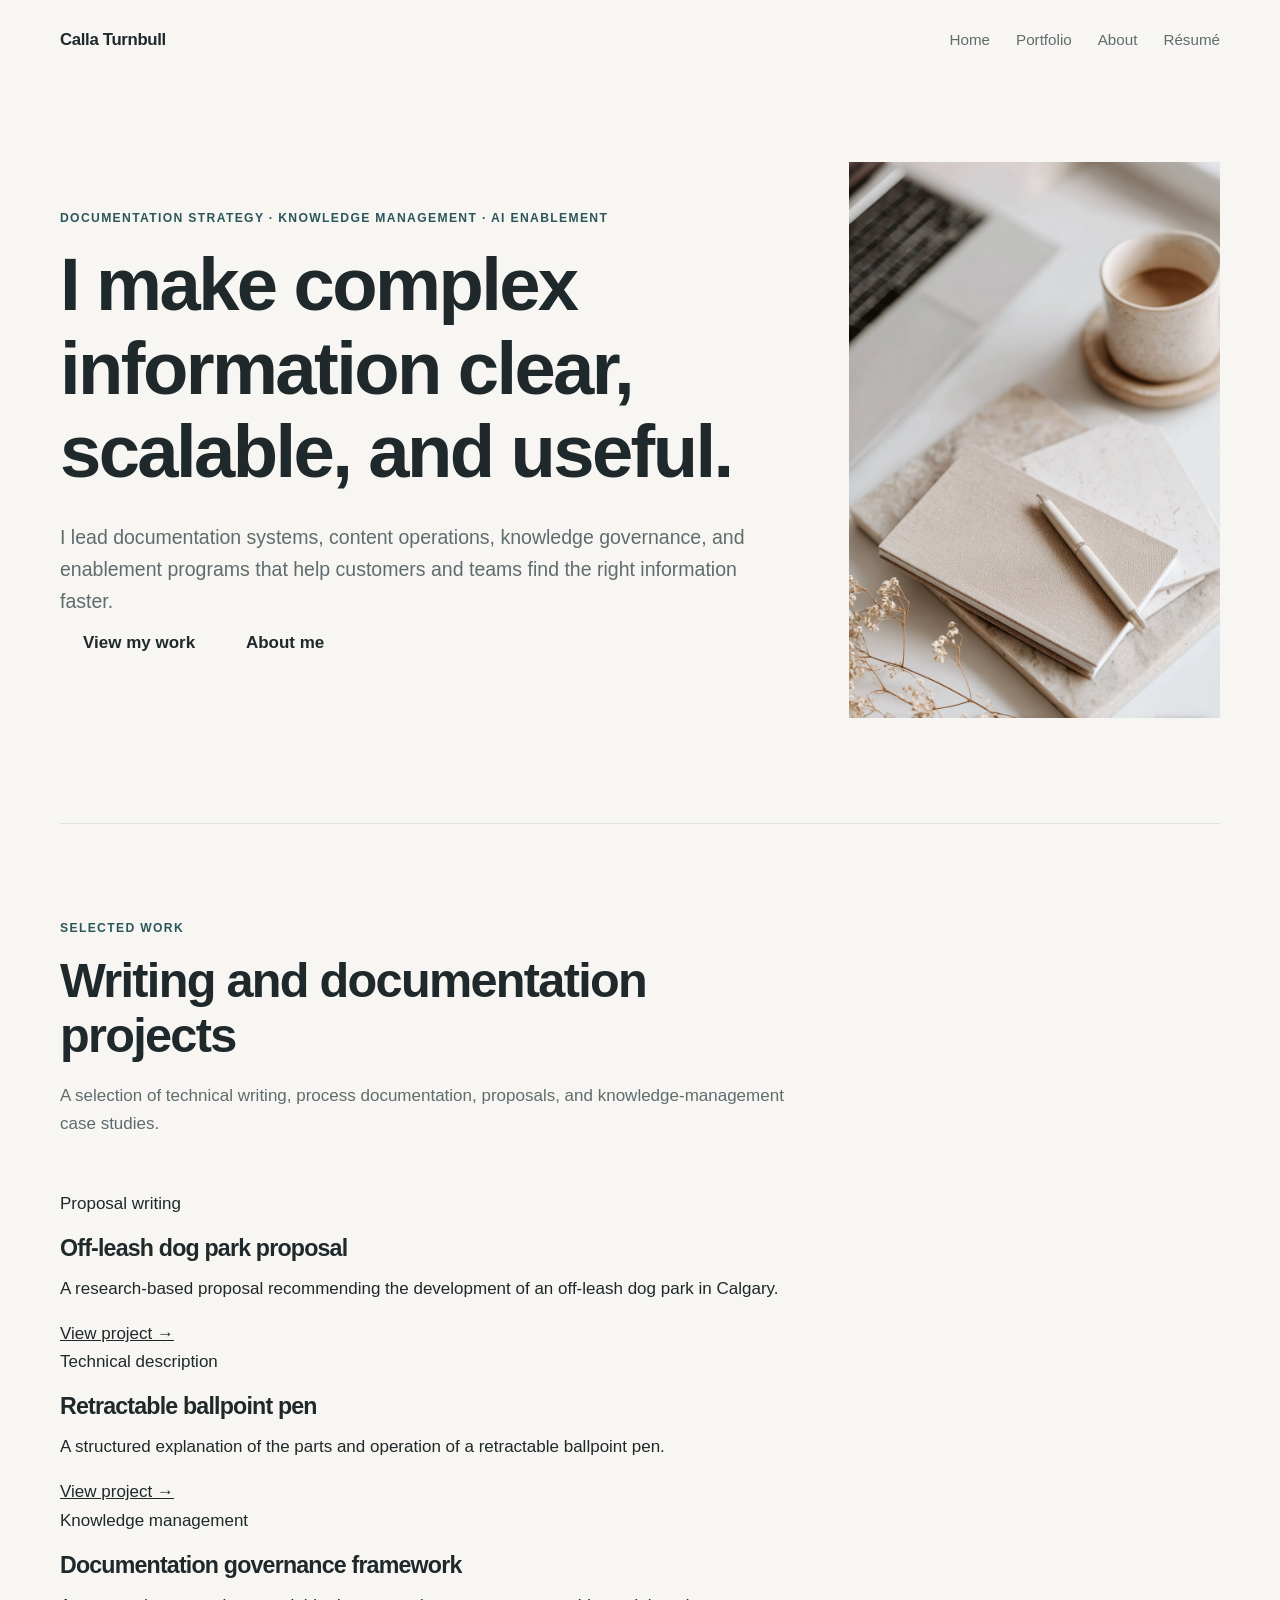
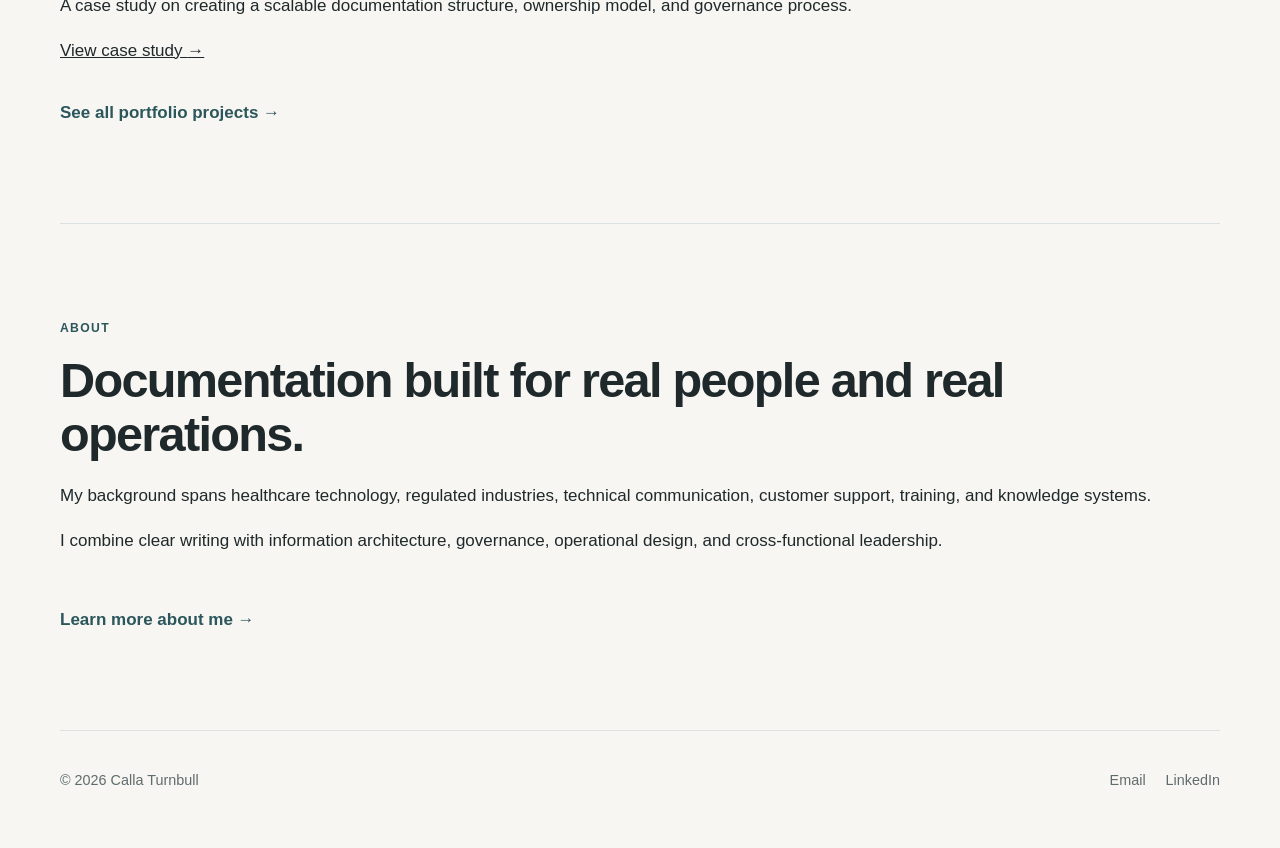
<file: index.html>
<!DOCTYPE html>
<html lang="en">
<head>
  <meta charset="UTF-8">

  <meta
    name="viewport"
    content="width=device-width, initial-scale=1.0"
  >

  <meta
    name="description"
    content="The portfolio of Calla Turnbull, a documentation strategy and knowledge management leader."
  >

  <title>Calla Turnbull | Documentation Strategy & Knowledge Management</title>

  <link rel="stylesheet" href="style.css">
</head>

<body>
  <header class="site-header">
    <a class="site-name" href="index.html">Calla Turnbull</a>

    <nav class="site-nav" aria-label="Main navigation">
      <a href="index.html">Home</a>
      <a href="portfolio.html">Portfolio</a>
      <a href="about.html">About</a>
      <a href="resume.html">Résumé</a>
    </nav>
  </header>

  <main>
    <section class="hero">
      <div class="hero-content">
        <p class="eyebrow">
          Documentation strategy · Knowledge management · AI enablement
        </p>

        <h1>I make complex information clear, scalable, and useful.</h1>

        <p class="hero-summary">
          I lead documentation systems, content operations, knowledge
          governance, and enablement programs that help customers and teams
          find the right information faster.
        </p>

        <div class="button-group">
          <a class="button button-primary" href="portfolio.html">
            View my work
          </a>

          <a class="button button-secondary" href="about.html">
            About me
          </a>
        </div>
      </div>

      <div class="hero-image">
        <img
          src="assets/images/profile.jpg"
          alt="Portrait of Calla Turnbull"
        >
      </div>
    </section>

    <section class="section">
      <div class="section-heading">
        <p class="eyebrow">Selected work</p>
        <h2>Writing and documentation projects</h2>

        <p>
          A selection of technical writing, process documentation, proposals,
          and knowledge-management case studies.
        </p>
      </div>

      <div class="project-grid">
        <article class="project-card">
          <div class="project-card-content">
            <p class="project-type">Proposal writing</p>

            <h3>Off-leash dog park proposal</h3>

            <p>
              A research-based proposal recommending the development of an
              off-leash dog park in Calgary.
            </p>

            <a href="projects/dog-park-proposal.html">
              View project <span aria-hidden="true">→</span>
            </a>
          </div>
        </article>

        <article class="project-card">
          <div class="project-card-content">
            <p class="project-type">Technical description</p>

            <h3>Retractable ballpoint pen</h3>

            <p>
              A structured explanation of the parts and operation of a
              retractable ballpoint pen.
            </p>

            <a href="projects/ballpoint-pen.html">
              View project <span aria-hidden="true">→</span>
            </a>
          </div>
        </article>

        <article class="project-card project-card-featured">
          <div class="project-card-content">
            <p class="project-type">Knowledge management</p>

            <h3>Documentation governance framework</h3>

            <p>
              A case study on creating a scalable documentation structure,
              ownership model, and governance process.
            </p>

            <a href="projects/knowledge-governance.html">
              View case study <span aria-hidden="true">→</span>
            </a>
          </div>
        </article>
      </div>

      <div class="section-action">
        <a class="text-link" href="portfolio.html">
          See all portfolio projects <span aria-hidden="true">→</span>
        </a>
      </div>
    </section>

    <section class="section about-preview">
      <div>
        <p class="eyebrow">About</p>

        <h2>Documentation built for real people and real operations.</h2>
      </div>

      <div>
        <p>
          My background spans healthcare technology, regulated industries,
          technical communication, customer support, training, and knowledge
          systems.
        </p>

        <p>
          I combine clear writing with information architecture, governance,
          operational design, and cross-functional leadership.
        </p>

        <a class="text-link" href="about.html">
          Learn more about me <span aria-hidden="true">→</span>
        </a>
      </div>
    </section>
  </main>

  <footer class="site-footer">
    <p>© 2026 Calla Turnbull</p>

    <div class="footer-links">
      <a href="mailto:callaturnbull@gmail.com">Email</a>
      <a href="https://www.linkedin.com/in/calla-turnbull-42857639/">LinkedIn</a>
    </div>
  </footer>
</body>
</html>
</file>
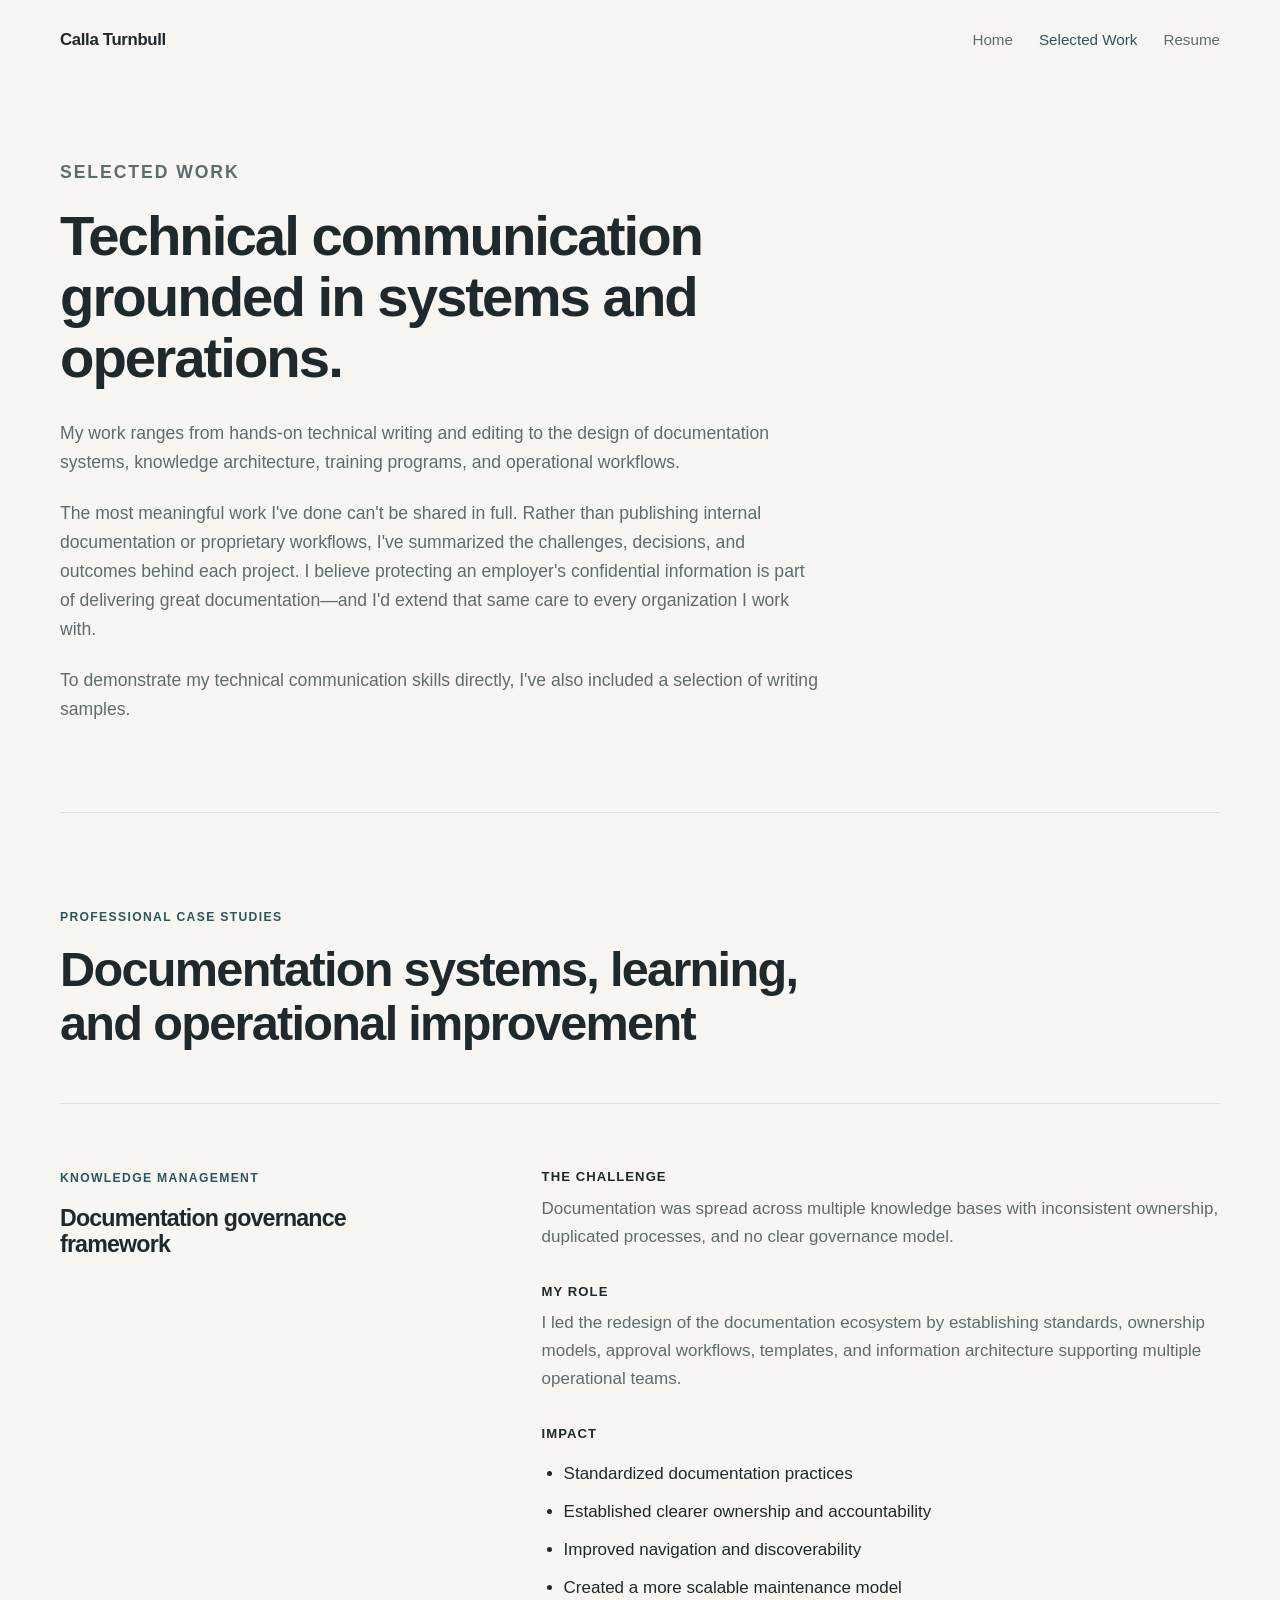
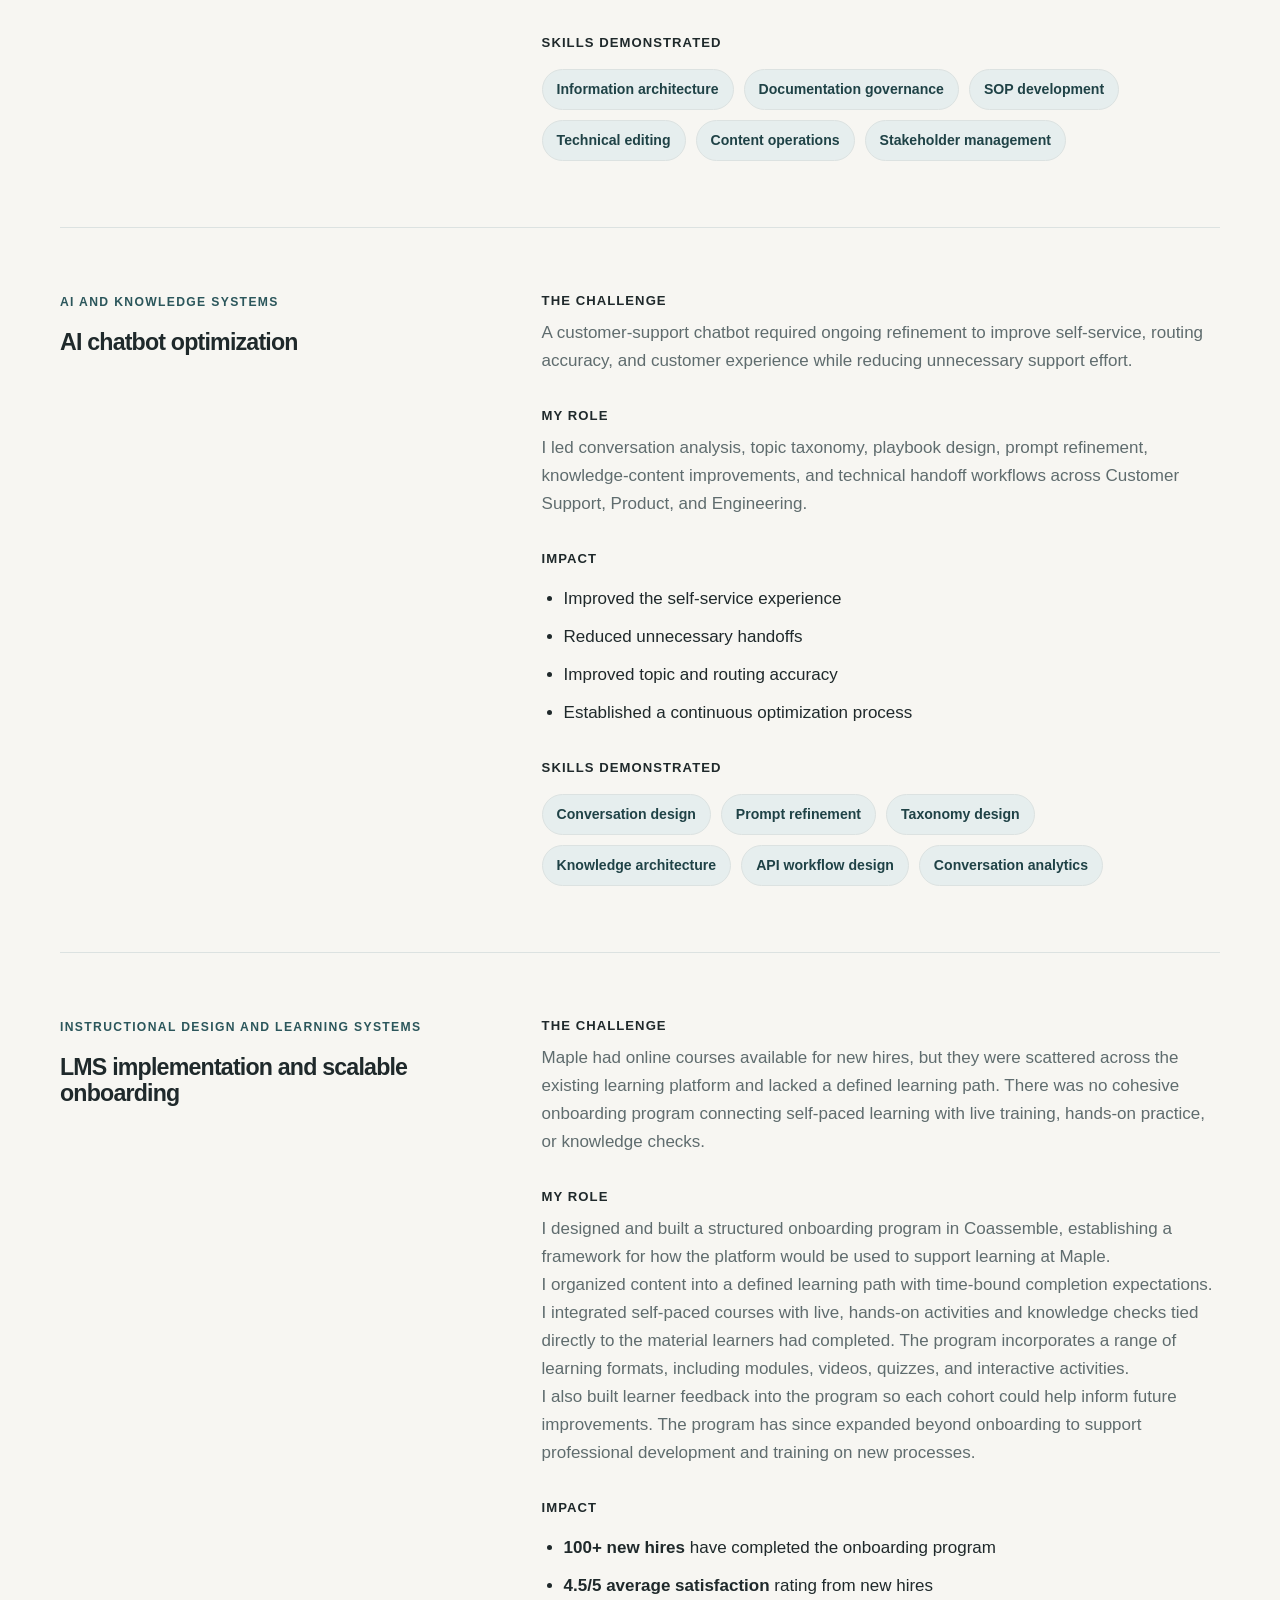
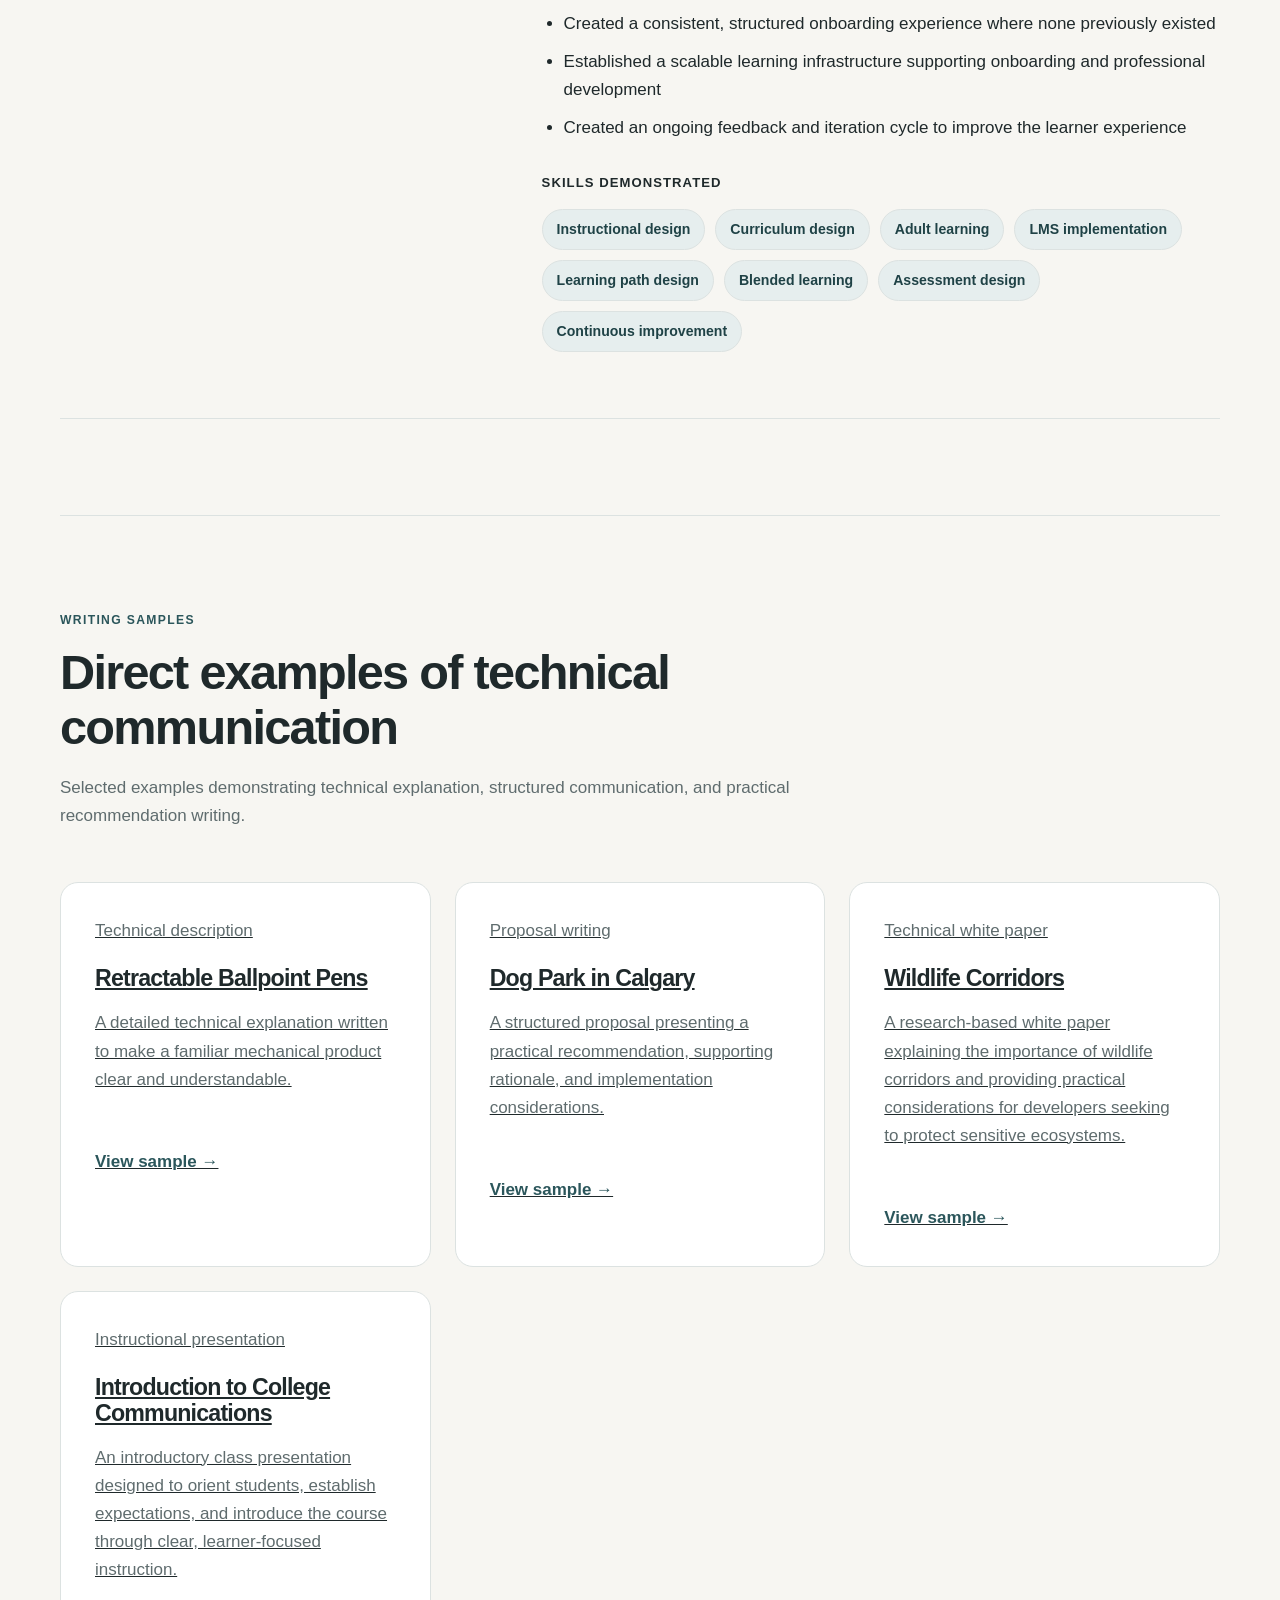
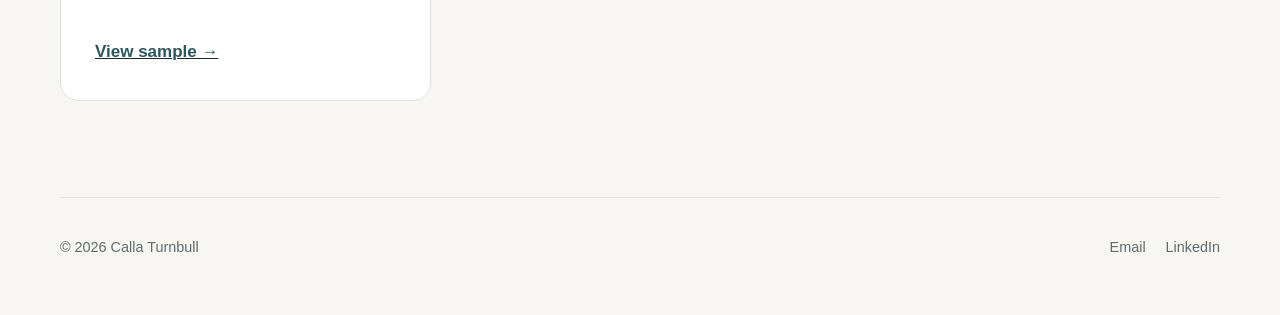
<file: work.html>
<!DOCTYPE html>
<html lang="en">
<head>
  <meta charset="UTF-8">

  <meta
    name="viewport"
    content="width=device-width, initial-scale=1.0"
  >

  <meta
    name="description"
    content="Selected documentation strategy, technical communication, knowledge management, instructional design, and operational improvement work by Calla Turnbull."
  >

  <title>Selected Work | Calla Turnbull</title>

  <link rel="stylesheet" href="style.css">
</head>

<body>

  <header class="site-header">

    <a class="site-name" href="index.html">
      Calla Turnbull
    </a>

    <nav class="site-nav" aria-label="Main navigation">
      <a href="index.html">Home</a>
      <a class="active" href="work.html">Selected Work</a>
      <a href="resume.html">Resume</a>
    </nav>

  </header>

  <main>

    <section class="page-intro">

      <p class="eyebrow">
        Selected work
      </p>

      <h1>
        Technical communication grounded in systems and operations.
      </h1>

      <p>
        My work ranges from hands-on technical writing and editing to the
        design of documentation systems, knowledge architecture, training
        programs, and operational workflows.
      </p>

      <p>
        The most meaningful work I've done can't be shared in full. Rather
        than publishing internal documentation or proprietary workflows,
        I've summarized the challenges, decisions, and outcomes behind each
        project. I believe protecting an employer's confidential information
        is part of delivering great documentation—and I'd extend that same
        care to every organization I work with.
      </p>

      <p>
        To demonstrate my technical communication skills directly, I've also
        included a selection of writing samples.
      </p>

    </section>


    <section class="section">

      <div class="section-heading">

        <p class="eyebrow">
          Professional case studies
        </p>

        <h2>
          Documentation systems, learning, and operational improvement
        </h2>

      </div>


      <div class="case-study-list">

        <article class="case-study">

          <div class="case-study-title">

            <p class="project-label">
              Knowledge management
            </p>

            <h3>
              Documentation governance framework
            </h3>

          </div>

          <div class="case-study-body">

            <h4>The challenge</h4>

            <p>
              Documentation was spread across multiple knowledge bases with
              inconsistent ownership, duplicated processes, and no clear
              governance model.
            </p>

            <h4>My role</h4>

            <p>
              I led the redesign of the documentation ecosystem by establishing
              standards, ownership models, approval workflows, templates, and
              information architecture supporting multiple operational teams.
            </p>

            <h4>Impact</h4>

            <ul>
              <li>Standardized documentation practices</li>
              <li>Established clearer ownership and accountability</li>
              <li>Improved navigation and discoverability</li>
              <li>Created a more scalable maintenance model</li>
            </ul>

            <h4>Skills demonstrated</h4>

            <div class="skill-tags">
              <span>Information architecture</span>
              <span>Documentation governance</span>
              <span>SOP development</span>
              <span>Technical editing</span>
              <span>Content operations</span>
              <span>Stakeholder management</span>
            </div>

          </div>

        </article>


        <article class="case-study">

          <div class="case-study-title">

            <p class="project-label">
              AI and knowledge systems
            </p>

            <h3>
              AI chatbot optimization
            </h3>

          </div>

          <div class="case-study-body">

            <h4>The challenge</h4>

            <p>
              A customer-support chatbot required ongoing refinement to improve
              self-service, routing accuracy, and customer experience while
              reducing unnecessary support effort.
            </p>

            <h4>My role</h4>

            <p>
              I led conversation analysis, topic taxonomy, playbook design,
              prompt refinement, knowledge-content improvements, and technical
              handoff workflows across Customer Support, Product, and Engineering.
            </p>

            <h4>Impact</h4>

            <ul>
              <li>Improved the self-service experience</li>
              <li>Reduced unnecessary handoffs</li>
              <li>Improved topic and routing accuracy</li>
              <li>Established a continuous optimization process</li>
            </ul>

            <h4>Skills demonstrated</h4>

            <div class="skill-tags">
              <span>Conversation design</span>
              <span>Prompt refinement</span>
              <span>Taxonomy design</span>
              <span>Knowledge architecture</span>
              <span>API workflow design</span>
              <span>Conversation analytics</span>
            </div>

          </div>

        </article>


        <article class="case-study">

          <div class="case-study-title">

            <p class="project-label">
              Instructional design and learning systems
            </p>

            <h3>
              LMS implementation and scalable onboarding
            </h3>

          </div>

          <div class="case-study-body">

            <h4>The challenge</h4>

            <p>
              Maple had online courses available for new hires, but they were
              scattered across the existing learning platform and lacked a
              defined learning path. There was no cohesive onboarding program
              connecting self-paced learning with live training, hands-on
              practice, or knowledge checks.
            </p>

            <h4>My role</h4>

            <p>
              I designed and built a structured onboarding program in
              Coassemble, establishing a framework for how the platform would
              be used to support learning at Maple.
            </p>

            <p>
              I organized content into a defined learning path with time-bound
              completion expectations. I integrated self-paced courses with
              live, hands-on activities and knowledge checks tied directly to
              the material learners had completed. The program incorporates a
              range of learning formats, including modules, videos, quizzes,
              and interactive activities.
            </p>

            <p>
              I also built learner feedback into the program so each cohort
              could help inform future improvements. The program has since
              expanded beyond onboarding to support professional development
              and training on new processes.
            </p>

            <h4>Impact</h4>

            <ul>
              <li><strong>100+ new hires</strong> have completed the onboarding program</li>
              <li><strong>4.5/5 average satisfaction</strong> rating from new hires</li>
              <li>Created a consistent, structured onboarding experience where none previously existed</li>
              <li>Established a scalable learning infrastructure supporting onboarding and professional development</li>
              <li>Created an ongoing feedback and iteration cycle to improve the learner experience</li>
            </ul>

            <h4>Skills demonstrated</h4>

            <div class="skill-tags">
              <span>Instructional design</span>
              <span>Curriculum design</span>
              <span>Adult learning</span>
              <span>LMS implementation</span>
              <span>Learning path design</span>
              <span>Blended learning</span>
              <span>Assessment design</span>
              <span>Continuous improvement</span>
            </div>

          </div>

        </article>

      </div>

    </section>


    <section class="section">

      <div class="section-heading">

        <p class="eyebrow">
          Writing samples
        </p>

        <h2>
          Direct examples of technical communication
        </h2>

        <p>
          Selected examples demonstrating technical explanation,
          structured communication, and practical recommendation writing.
        </p>

      </div>


      <div class="sample-grid">

  <a class="sample-card"
     href="assets/documents/Technical%20Description%20-%20Retractable%20Ballpoint%20Pens.pdf"
     target="_blank">

    <p class="sample-type">Technical description</p>

    <h3>Retractable Ballpoint Pens</h3>

    <p>
      A detailed technical explanation written to make a familiar
      mechanical product clear and understandable.
    </p>

    <span class="text-link">View sample →</span>

  </a>


  <a class="sample-card"
     href="assets/documents/Proposal%20-%20Dog%20Park%20in%20Calgary.pdf"
     target="_blank">

    <p class="sample-type">Proposal writing</p>

    <h3>Dog Park in Calgary</h3>

    <p>
      A structured proposal presenting a practical recommendation,
      supporting rationale, and implementation considerations.
    </p>

    <span class="text-link">View sample →</span>

  </a>


  <a class="sample-card"
     href="assets/documents/White%20paper%20-%20Wildlife%20Corridors.pdf"
     target="_blank">

    <p class="sample-type">Technical white paper</p>

    <h3>Wildlife Corridors</h3>

    <p>
      A research-based white paper explaining the importance of wildlife
      corridors and providing practical considerations for developers
      seeking to protect sensitive ecosystems.
    </p>

    <span class="text-link">View sample →</span>

  </a>


  <a class="sample-card"
     href="assets/documents/College%20course%20-%20first%20class%20presentation.pptx.pdf"
     target="_blank">

    <p class="sample-type">Instructional presentation</p>

    <h3>Introduction to College Communications</h3>

    <p>
      An introductory class presentation designed to orient students,
      establish expectations, and introduce the course through clear,
      learner-focused instruction.
    </p>

    <span class="text-link">View sample →</span>

  </a>

</div>

    </section>

  </main>


  <footer class="site-footer">

    <p>
      © 2026 Calla Turnbull
    </p>

    <div class="footer-links">

      <a href="mailto:callaturnbull@gmail.com">
        Email
      </a>

      <a href="https://www.linkedin.com/in/calla-turnbull-42857639/">
        LinkedIn
      </a>

    </div>

  </footer>

</body>
</html>
</file>
<file: style.css>
:root {
  --background: #f7f6f2;
  --surface: #ffffff;
  --text: #1f292b;
  --muted: #5f6c6e;
  --accent: #2b565b;
  --accent-dark: #1f4246;
  --accent-soft: #e6eeee;
  --border: #dce2e1;
  --shadow: 0 18px 50px rgba(31, 41, 43, 0.08);
  --max-width: 1160px;
}

* {
  box-sizing: border-box;
}

html {
  scroll-behavior: smooth;
}

body {
  margin: 0;
  background: var(--background);
  color: var(--text);
  font-family: Inter, -apple-system, BlinkMacSystemFont, "Segoe UI", sans-serif;
  font-size: 17px;
  line-height: 1.65;
}

a {
  color: inherit;
}

img {
  display: block;
  max-width: 100%;
}

/* --------------------------------------------------
   SHARED LAYOUT
-------------------------------------------------- */

.site-header,
main,
.site-footer {
  width: min(calc(100% - 40px), var(--max-width));
  margin: 0 auto;
}

.site-header {
  display: flex;
  align-items: center;
  justify-content: space-between;
  padding: 26px 0;
}

.site-name {
  font-size: 1.05rem;
  font-weight: 750;
  letter-spacing: -0.02em;
  text-decoration: none;
}

.site-nav {
  display: flex;
  gap: 26px;
}

.site-nav a {
  color: var(--muted);
  font-size: 0.95rem;
  text-decoration: none;
}

.site-nav a:hover,
.site-nav a:focus-visible,
.site-nav a.active {
  color: var(--accent);
}

.eyebrow,
.project-label,
.visual-label {
  margin: 0 0 16px;
  color: var(--accent);
  font-size: 0.76rem;
  font-weight: 750;
  letter-spacing: 0.11em;
  line-height: 1.4;
  text-transform: uppercase;
}

h1,
h2,
h3,
h4 {
  margin-top: 0;
  color: var(--text);
  line-height: 1.12;
  letter-spacing: -0.035em;
}

h1 {
  margin-bottom: 28px;
  font-size: clamp(3rem, 6vw, 5.2rem);
  font-weight: 680;
}

h2 {
  margin-bottom: 20px;
  font-size: clamp(2rem, 3.8vw, 3.25rem);
  font-weight: 650;
}

h3 {
  margin-bottom: 14px;
  font-size: 1.45rem;
}

p {
  margin-top: 0;
}

.button-row {
  display: flex;
  flex-wrap: wrap;
  gap: 14px;
  margin-top: 36px;
}

.button {
  display: inline-flex;
  align-items: center;
  justify-content: center;
  min-height: 50px;
  padding: 11px 22px;
  border: 1px solid transparent;
  border-radius: 999px;
  font-weight: 700;
  text-decoration: none;
  transition:
    transform 160ms ease,
    background-color 160ms ease,
    border-color 160ms ease;
}

.button:hover,
.button:focus-visible {
  transform: translateY(-2px);
}

.button.primary {
  background: var(--accent);
  color: #ffffff;
}

.button.primary:hover,
.button.primary:focus-visible {
  background: var(--accent-dark);
}

.button.secondary {
  border-color: var(--border);
  background: transparent;
}

.button.secondary:hover,
.button.secondary:focus-visible {
  border-color: var(--accent);
}

.section {
  padding: 96px 0;
  border-top: 1px solid var(--border);
}

.section-heading {
  max-width: 760px;
  margin-bottom: 52px;
}

.section-heading > p:last-child {
  color: var(--muted);
}

.text-link {
  display: inline-block;
  margin-top: 34px;
  color: var(--accent);
  font-weight: 700;
  text-decoration: none;
}

.text-link:hover,
.text-link:focus-visible {
  text-decoration: underline;
  text-underline-offset: 5px;
}

/* --------------------------------------------------
   HOMEPAGE
-------------------------------------------------- */

.hero {
  display: grid;
  grid-template-columns: minmax(0, 1.3fr) minmax(300px, 0.7fr);
  align-items: center;
  gap: clamp(45px, 8vw, 100px);
  padding: 82px 0 105px;
}

.hero h1 {
  max-width: 760px;
  font-size: clamp(3rem, 5.8vw, 5rem);
}

.hero-summary {
  max-width: 720px;
  margin: 0;
  color: var(--muted);
  font-size: clamp(1.08rem, 2vw, 1.22rem);
}

.hero-visual {
  display: flex;
  justify-content: center;
}

.visual-card {
  width: 100%;
  padding: 34px;
  border: 1px solid var(--border);
  border-radius: 22px;
  background:
    linear-gradient(
      145deg,
      rgba(230, 238, 238, 0.9),
      rgba(255, 255, 255, 0.95)
    );
  box-shadow: var(--shadow);
}

.visual-card ul {
  margin: 0;
  padding: 0;
  list-style: none;
}

.visual-card li {
  padding: 15px 0;
  border-bottom: 1px solid var(--border);
  font-weight: 650;
}

.visual-card li:last-child {
  border-bottom: 0;
}

.expertise-grid,
.work-preview-grid {
  display: grid;
  grid-template-columns: repeat(3, minmax(0, 1fr));
  gap: 20px;
}

.expertise-card,
.work-preview-card {
  padding: 30px;
  border: 1px solid var(--border);
  border-radius: 18px;
  background: var(--surface);
}

.expertise-card {
  min-height: 250px;
}

.work-preview-card {
  min-height: 285px;
}

.expertise-card p,
.work-preview-card p {
  color: var(--muted);
}

/* --------------------------------------------------
   SELECTED WORK PAGE
-------------------------------------------------- */

.page-intro {
  max-width: 900px;
  padding: 80px 0 88px;
}

.page-intro h1 {
  max-width: 820px;
  margin-bottom: 30px;
  font-size: clamp(2.45rem, 4.4vw, 4.1rem);
  line-height: 1.08;
}

.page-intro > p {
  max-width: 760px;
  margin: 0 0 22px;
  color: var(--muted);
  font-size: 1.1rem;
}

.page-intro > p:last-child {
  margin-bottom: 0;
}

.case-study-list {
  border-top: 1px solid var(--border);
}

.case-study {
  display: grid;
  grid-template-columns: 0.72fr 1.28fr;
  gap: clamp(40px, 8vw, 100px);
  padding: 66px 0;
  border-bottom: 1px solid var(--border);
}

.case-study-title {
  position: sticky;
  top: 32px;
  align-self: start;
}

.case-study .project-label {
  margin-bottom: 18px;
}

.case-study-title h3 {
  margin-bottom: 0;
}

.case-study-body h4 {
  margin: 34px 0 10px;
  font-size: 0.82rem;
  letter-spacing: 0.08em;
  text-transform: uppercase;
}

.case-study-body h4:first-child {
  margin-top: 0;
}

.case-study-body p {
  margin: 0;
  color: var(--muted);
}

.case-study-body ul {
  margin: 18px 0 0;
  padding-left: 22px;
}

.case-study-body li {
  margin-bottom: 10px;
}

.skill-tags {
  display: flex;
  flex-wrap: wrap;
  gap: 10px;
  margin-top: 18px;
}

.skill-tags span {
  padding: 8px 14px;
  border: 1px solid var(--border);
  border-radius: 999px;
  background: var(--accent-soft);
  color: var(--accent-dark);
  font-size: 0.88rem;
  font-weight: 650;
}

.sample-grid {
  display: grid;
  grid-template-columns: repeat(3, minmax(0, 1fr));
  gap: 24px;
}

.sample-card {
  display: flex;
  flex-direction: column;
  min-height: 340px;
  padding: 34px;
  border: 1px solid var(--border);
  border-radius: 18px;
  background: var(--surface);
}

.sample-card .project-label {
  margin: 0 0 18px;
}

.sample-card h3 {
  margin-bottom: 18px;
}

.sample-card > p {
  margin: 0 0 20px;
  color: var(--muted);
}

.sample-card .sample-skills {
  margin-bottom: 28px;
  font-size: 0.9rem;
}

.sample-card a {
  margin-top: auto;
  color: var(--accent);
  font-weight: 700;
  text-decoration: none;
}

.sample-card a:hover,
.sample-card a:focus-visible {
  text-decoration: underline;
  text-underline-offset: 5px;
}

/* --------------------------------------------------
   RESUME PAGE
-------------------------------------------------- */

.resume-intro .button {
  margin-top: 20px;
}

.resume-frame-wrap {
  padding-bottom: 100px;
}

.resume-frame {
  width: 100%;
  height: 1050px;
  border: 1px solid var(--border);
  border-radius: 18px;
  background: #ffffff;
  box-shadow: var(--shadow);
}

.pdf-fallback {
  margin-top: 18px;
  color: var(--muted);
  font-size: 0.95rem;
}

.pdf-fallback a {
  color: var(--accent);
  font-weight: 700;
}

/* --------------------------------------------------
   FOOTER
-------------------------------------------------- */

.site-footer {
  display: flex;
  justify-content: space-between;
  padding: 38px 0 55px;
  border-top: 1px solid var(--border);
  color: var(--muted);
  font-size: 0.9rem;
}

.site-footer p {
  margin: 0;
}

.footer-links {
  display: flex;
  gap: 20px;
}

.site-footer a {
  text-decoration: none;
}

.site-footer a:hover,
.site-footer a:focus-visible {
  color: var(--accent);
}

/* --------------------------------------------------
   TABLET
-------------------------------------------------- */

@media (max-width: 900px) {
  .hero {
    grid-template-columns: 1fr;
  }

  .hero-visual {
    justify-content: flex-start;
  }

  .visual-card {
    max-width: 620px;
  }

  .expertise-grid,
  .work-preview-grid,
  .sample-grid {
    grid-template-columns: 1fr;
  }

  .case-study {
    grid-template-columns: 1fr;
    gap: 30px;
  }

  .case-study-title {
    position: static;
  }

  .sample-card {
    min-height: 0;
  }
}

/* --------------------------------------------------
   MOBILE
-------------------------------------------------- */

@media (max-width: 640px) {
  body {
    font-size: 16px;
  }

  .site-header {
    align-items: flex-start;
    gap: 24px;
  }

  .site-nav {
    flex-direction: column;
    gap: 8px;
    text-align: right;
  }

  .hero {
    padding: 58px 0 80px;
  }

  .hero h1 {
    font-size: clamp(2.55rem, 13vw, 3.7rem);
  }

  .page-intro {
    padding: 58px 0 70px;
  }

  .page-intro h1 {
    font-size: clamp(2.35rem, 12vw, 3.35rem);
  }

  .section {
    padding: 72px 0;
  }

  .case-study {
    padding: 52px 0;
  }

  .site-footer {
    flex-direction: column;
    gap: 16px;
  }

  .resume-frame {
    height: 760px;
  }
}
</file>
